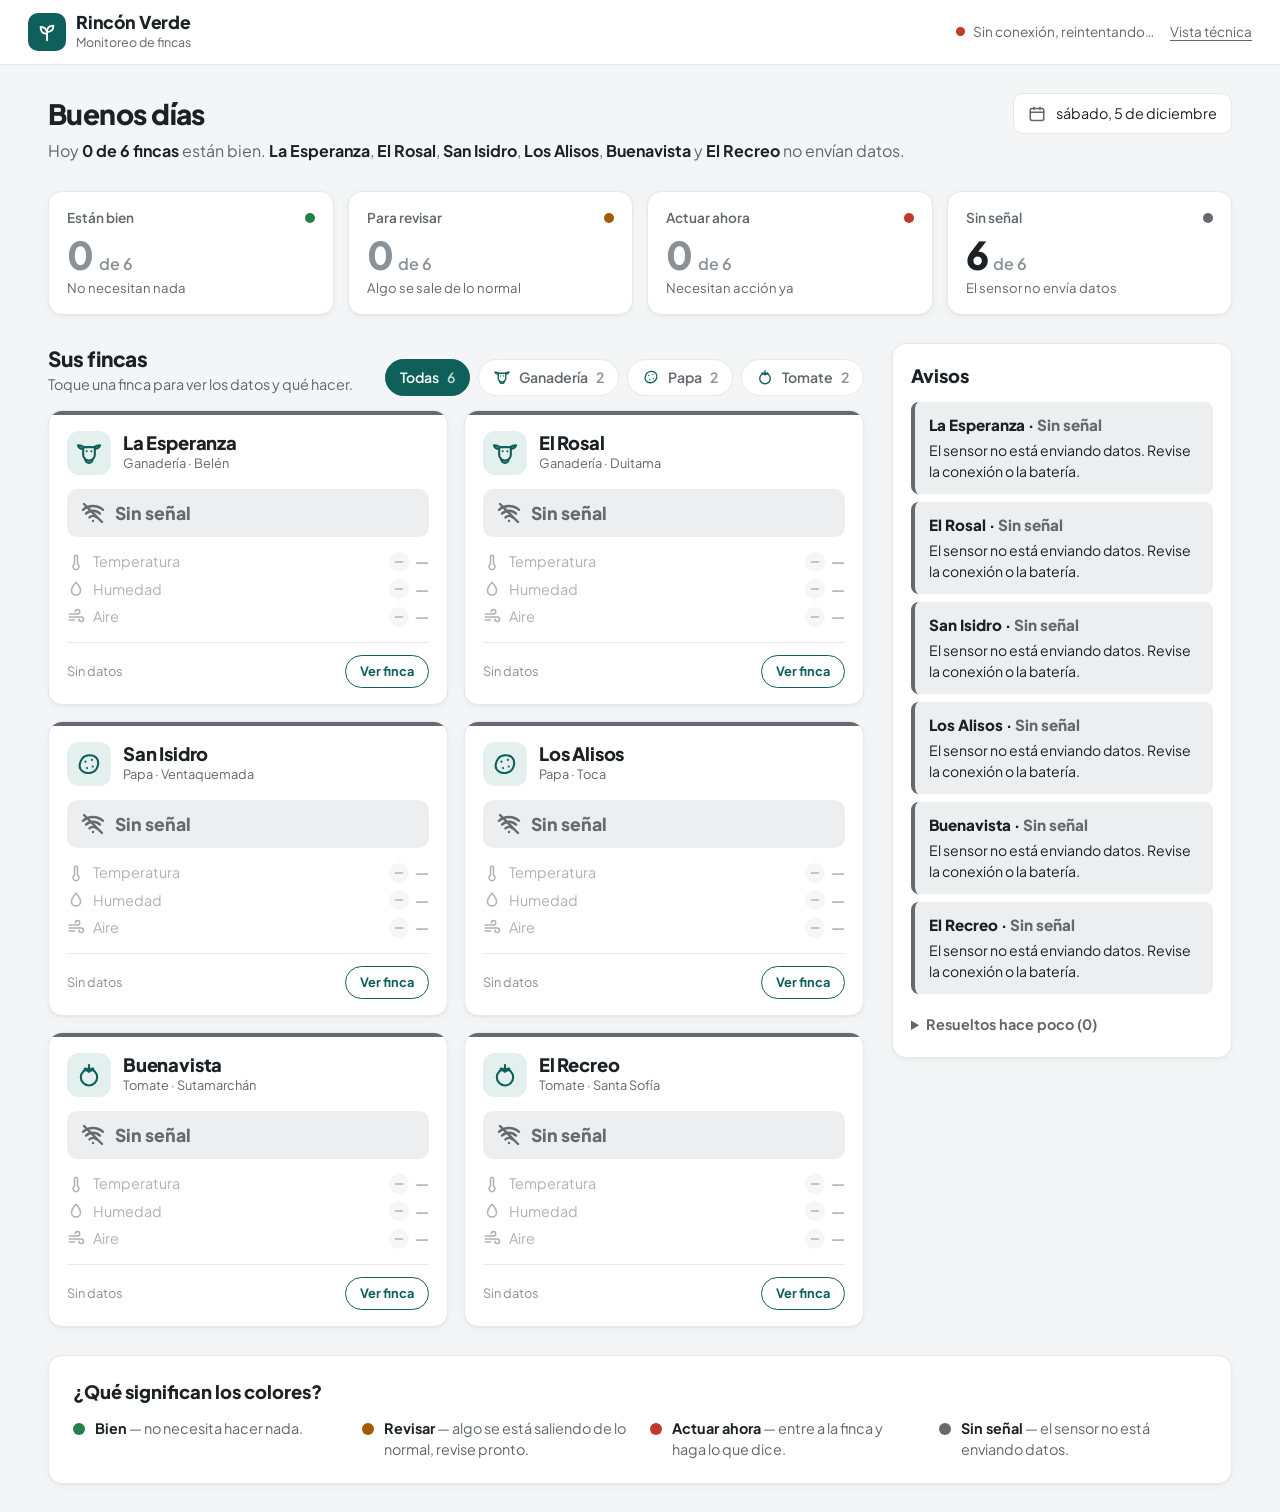
<file: monitoreo_agricola/frontend/index.html>
<!DOCTYPE html>
<html lang="es">

<head>
    <meta charset="UTF-8">
    <meta name="viewport" content="width=device-width, initial-scale=1.0">
    <meta name="description" content="Estado de las fincas de Rincón Verde: si cada finca está bien o necesita atención, y qué hacer.">
    <meta name="theme-color" content="#0f5f5a">
    <title>Rincón Verde — Mis fincas</title>
    <link rel="preconnect" href="https://fonts.googleapis.com">
    <link rel="preconnect" href="https://fonts.gstatic.com" crossorigin>
    <link href="https://fonts.googleapis.com/css2?family=Plus+Jakarta+Sans:wght@400;500;600;700;800&display=swap" rel="stylesheet">
    <link rel="stylesheet" href="css/granjero.css">
</head>

<body>
    <header class="barra-superior">
        <a class="marca" href="index.html">
            <span class="marca-icono">
                <svg viewBox="0 0 24 24" aria-hidden="true"><path d="M12 21v-9"/><path d="M12 14c-4.5 0-7-3-7-7.5 4.5 0 7 3 7 7.5z"/><path d="M12 12c0-4.5 2.5-7 7-7 0 4.5-2.5 7-7 7z"/></svg>
            </span>
            <span>
                <span class="marca-nombre">Rincón Verde</span>
                <span class="marca-sub">Monitoreo de fincas</span>
            </span>
        </a>
        <div class="barra-derecha">
            <p class="conexion" id="conexion" data-estado="conectando">
                <span class="conexion-punto" aria-hidden="true"></span>
                <span id="conexion-texto">Conectando…</span>
            </p>
            <a class="enlace-discreto" href="tecnico.html">Vista técnica</a>
        </div>
    </header>

    <main class="pagina">
        <section class="saludo">
            <div>
                <h1 id="saludo">Hola</h1>
                <p id="saludo-resumen" aria-live="polite">Cargando datos de las fincas…</p>
            </div>
            <span class="chip-fecha" id="fecha"></span>
        </section>

        <section class="conteos" id="conteos" aria-label="Fincas por estado"></section>

        <div class="columnas">
            <section aria-labelledby="titulo-fincas">
                <div class="cabecera-seccion">
                    <div>
                        <h2 id="titulo-fincas">Sus fincas</h2>
                        <p>Toque una finca para ver los datos y qué hacer.</p>
                    </div>
                    <div class="filtros" id="filtros" role="group" aria-label="Filtrar por tipo de finca"></div>
                </div>
                <div class="fincas" id="fincas"></div>
            </section>

            <aside class="avisos tarjeta" aria-labelledby="titulo-avisos">
                <h2 id="titulo-avisos">Avisos</h2>
                <ul class="lista-avisos" id="avisos-activos"></ul>
                <details class="bloque-resueltos">
                    <summary id="resumen-resueltos">Resueltos hace poco</summary>
                    <ul class="lista-avisos resueltos" id="avisos-resueltos"></ul>
                </details>
            </aside>
        </div>

        <section class="ayuda tarjeta" aria-labelledby="titulo-ayuda">
            <h2 id="titulo-ayuda">¿Qué significan los colores?</h2>
            <ul class="leyenda">
                <li data-nivel="bien"><span class="leyenda-color"></span><strong>Bien</strong> — no necesita hacer nada.</li>
                <li data-nivel="atencion"><span class="leyenda-color"></span><strong>Revisar</strong> — algo se está saliendo de lo normal, revise pronto.</li>
                <li data-nivel="actuar"><span class="leyenda-color"></span><strong>Actuar ahora</strong> — entre a la finca y haga lo que dice.</li>
                <li data-nivel="sin_senal"><span class="leyenda-color"></span><strong>Sin señal</strong> — el sensor no está enviando datos.</li>
            </ul>
        </section>
    </main>

    <script type="module" src="js/inicio.js"></script>
</body>

</html>
</file>
<file: monitoreo_agricola/frontend/css/granjero.css>
/* Vistas del granjero (inicio y página de cada finca)
   Tarjetas blancas, números grandes, píldoras redondeadas.
   Marca: verde azulado. Acento: naranja. Los colores de estado solo indican cómo está la finca. */

:root {
    --fondo: #f4f5f7;
    --superficie: #ffffff;
    --superficie-2: #f8f9fa;
    --borde: #e6e8ec;
    --borde-fuerte: #d5d9df;
    --texto: #1b2124;
    --texto-2: #5f676d;
    --texto-3: #8a9197;

    --marca: #0f5f5a;
    --marca-oscura: #0b4844;
    --marca-suave: #e3f0ee;
    --acento: #e5853a;
    --acento-suave: #fdf0e5;

    --bien: #23804a;
    --bien-suave: #e3f4e9;
    --atencion: #a35b00;
    --atencion-suave: #fdf1df;
    --actuar: #c0392b;
    --actuar-suave: #fce7e4;
    --sin_senal: #646a70;
    --sin_senal-suave: #eceef0;

    --radio: 14px;
    --radio-sm: 10px;
    --sombra: 0 1px 2px rgba(16, 24, 32, 0.04), 0 2px 8px rgba(16, 24, 32, 0.04);
}

*, *::before, *::after { box-sizing: border-box; }

body {
    margin: 0;
    font-family: 'Plus Jakarta Sans', system-ui, sans-serif;
    font-size: 16px;
    line-height: 1.5;
    color: var(--texto);
    background: var(--fondo);
    -webkit-font-smoothing: antialiased;
}

h1, h2, h3, p { margin: 0; }
ul, ol { margin: 0; padding: 0; list-style: none; }
a { color: inherit; }
button { font: inherit; }

.nota { color: var(--texto-2); font-size: 0.88rem; }
.oculto { display: none !important; }

/* Colores por nivel: cualquier elemento con data-nivel toma su color */
[data-nivel="bien"] { --c: var(--bien); --c-suave: var(--bien-suave); }
[data-nivel="atencion"] { --c: var(--atencion); --c-suave: var(--atencion-suave); }
[data-nivel="actuar"] { --c: var(--actuar); --c-suave: var(--actuar-suave); }
[data-nivel="sin_senal"],
[data-nivel="cargando"] { --c: var(--sin_senal); --c-suave: var(--sin_senal-suave); }

/* ---------- Píldoras y botones ---------- */
.pildora {
    display: inline-flex; align-items: center; gap: 6px;
    padding: 3px 10px;
    border-radius: 999px;
    background: var(--c-suave, var(--superficie-2));
    color: var(--c, var(--texto-2));
    font-size: 0.8rem;
    font-weight: 700;
    white-space: nowrap;
}
.pildora::before { content: ""; width: 7px; height: 7px; border-radius: 50%; background: currentColor; }

.etiqueta {
    display: inline-block;
    padding: 2px 8px;
    border: 1px solid var(--borde);
    border-radius: 6px;
    background: var(--superficie);
    color: var(--texto-2);
    font-size: 0.7rem;
    font-weight: 700;
    letter-spacing: 0.04em;
    text-transform: uppercase;
}

.boton {
    display: inline-flex; align-items: center; justify-content: center; gap: 6px;
    padding: 8px 16px;
    border-radius: 999px;
    border: 1.5px solid var(--marca);
    background: var(--superficie);
    color: var(--marca);
    font-size: 0.85rem;
    font-weight: 700;
    text-decoration: none;
    cursor: pointer;
    white-space: nowrap;
    transition: background 0.15s, color 0.15s;
}
.boton:hover { background: var(--marca-suave); }
.boton.lleno { background: var(--marca); color: #fff; }
.boton.lleno:hover { background: var(--marca-oscura); }
.boton.acento { border-color: var(--acento); color: var(--acento); }
.boton.acento:hover { background: var(--acento-suave); }
.boton.acento.lleno { background: var(--acento); color: #fff; }
.boton.acento.lleno:hover { background: #cf7330; }
.boton:focus-visible, .chip-filtro:focus-visible, .grupo-pildoras button:focus-visible { outline: 3px solid var(--acento); outline-offset: 2px; }

.tarjeta {
    background: var(--superficie);
    border: 1px solid var(--borde);
    border-radius: var(--radio);
    box-shadow: var(--sombra);
}

/* ---------- Barra superior ---------- */
.barra-superior {
    display: flex; align-items: center; justify-content: space-between; gap: 12px 20px;
    flex-wrap: wrap;
    padding: 12px 28px;
    background: var(--superficie);
    border-bottom: 1px solid var(--borde);
}
.marca { display: flex; align-items: center; gap: 10px; text-decoration: none; }
.marca-icono { display: grid; place-items: center; width: 38px; height: 38px; border-radius: 10px; background: var(--marca); }
.marca-icono svg { width: 22px; height: 22px; fill: none; stroke: #fff; stroke-width: 2; stroke-linecap: round; stroke-linejoin: round; }
.marca-nombre { display: block; font-size: 1.1rem; font-weight: 800; letter-spacing: -0.01em; line-height: 1.2; }
.marca-sub { display: block; font-size: 0.78rem; color: var(--texto-2); }

.barra-derecha { display: flex; align-items: center; gap: 16px; flex-wrap: wrap; }
.conexion { display: flex; align-items: center; gap: 8px; font-size: 0.85rem; color: var(--texto-2); }
.conexion-punto { width: 9px; height: 9px; border-radius: 50%; background: var(--texto-3); }
.conexion[data-estado="en_vivo"] .conexion-punto { background: var(--bien); box-shadow: 0 0 0 3px var(--bien-suave); }
.conexion[data-estado="reconectando"] .conexion-punto { background: var(--actuar); }
.enlace-discreto { font-size: 0.85rem; color: var(--texto-2); text-underline-offset: 3px; }

/* ---------- Página ---------- */
.pagina { max-width: 1240px; margin: 0 auto; padding: 28px; display: flex; flex-direction: column; gap: 28px; }

.cabecera-seccion { display: flex; align-items: flex-end; justify-content: space-between; gap: 10px 16px; flex-wrap: wrap; margin-bottom: 14px; }
.cabecera-seccion h2 { font-size: 1.3rem; font-weight: 800; letter-spacing: -0.01em; }
.cabecera-seccion p { color: var(--texto-2); font-size: 0.9rem; }

/* ---------- Saludo ---------- */
.saludo { display: flex; justify-content: space-between; align-items: flex-start; gap: 16px; flex-wrap: wrap; }
.saludo h1 { font-size: 1.75rem; font-weight: 800; letter-spacing: -0.02em; }
.saludo p { margin-top: 4px; color: var(--texto-2); font-size: 1rem; }
.saludo p strong { color: var(--c, var(--texto)); }
.chip-fecha {
    display: inline-flex; align-items: center; gap: 10px;
    padding: 9px 14px;
    background: var(--superficie);
    border: 1px solid var(--borde);
    border-radius: var(--radio-sm);
    font-size: 0.9rem;
}
.chip-fecha svg { width: 18px; height: 18px; fill: none; stroke: var(--texto-2); stroke-width: 2; stroke-linecap: round; stroke-linejoin: round; }

/* ---------- Conteos (inicio) ---------- */
.conteos { display: grid; grid-template-columns: repeat(4, minmax(0, 1fr)); gap: 14px; }
.conteo { padding: 16px 18px; }
.conteo-cabecera { display: flex; align-items: center; justify-content: space-between; gap: 8px; color: var(--texto-2); font-size: 0.85rem; font-weight: 600; }
.conteo-cabecera::after { content: ""; width: 10px; height: 10px; border-radius: 50%; background: var(--c); }
.conteo-numero { margin-top: 6px; font-size: 2.4rem; font-weight: 800; line-height: 1.1; letter-spacing: -0.03em; }
.conteo-numero small { font-size: 1rem; font-weight: 600; color: var(--texto-3); letter-spacing: 0; }
.conteo-texto { margin-top: 2px; font-size: 0.82rem; color: var(--texto-2); }
.conteo[data-activo="no"] .conteo-numero { color: var(--texto-3); }

/* ---------- Filtro por tipo ---------- */
.filtros { display: flex; gap: 8px; flex-wrap: wrap; }
.chip-filtro {
    display: inline-flex; align-items: center; gap: 8px;
    padding: 7px 14px;
    border: 1px solid var(--borde);
    border-radius: 999px;
    background: var(--superficie);
    color: var(--texto-2);
    font-size: 0.88rem;
    font-weight: 600;
    cursor: pointer;
}
.chip-filtro svg { width: 18px; height: 18px; }
.chip-filtro span { color: var(--texto-3); }
.chip-filtro[aria-pressed="true"] { background: var(--marca); border-color: var(--marca); color: #fff; --trazo: #fff; }
.chip-filtro[aria-pressed="true"] span { color: rgba(255, 255, 255, 0.75); }

/* ---------- Íconos de tipo de finca ---------- */
.icono-tipo { fill: none; stroke: var(--trazo, var(--marca)); stroke-width: 1.8; stroke-linecap: round; stroke-linejoin: round; }
.icono-caja { display: grid; place-items: center; flex-shrink: 0; width: 44px; height: 44px; border-radius: 12px; background: var(--marca-suave); }
.icono-caja svg { width: 28px; height: 28px; }

/* ---------- Columnas inicio ---------- */
.columnas { display: grid; grid-template-columns: minmax(0, 1fr) 340px; gap: 28px; align-items: start; }

/* ---------- Tarjetas de finca (inicio) ---------- */
.fincas { display: grid; grid-template-columns: repeat(auto-fill, minmax(280px, 1fr)); gap: 16px; }

.tarjeta-finca { position: relative; display: flex; flex-direction: column; gap: 14px; padding: 20px 18px 16px; overflow: hidden; }
.tarjeta-finca::before { content: ""; position: absolute; inset: 0 0 auto 0; height: 4px; background: var(--c); }
.tarjeta-finca-titulo { display: flex; align-items: center; gap: 12px; }
.tarjeta-finca h3 { font-size: 1.15rem; font-weight: 800; letter-spacing: -0.01em; line-height: 1.2; }
.tarjeta-finca h3 a { text-decoration: none; }
.tarjeta-finca h3 a::after { content: ""; position: absolute; inset: 0; } /* toda la tarjeta abre la finca */
.tarjeta-finca .detalle { font-size: 0.8rem; color: var(--texto-2); }

.mensaje-estado {
    display: flex; align-items: center; gap: 10px;
    padding: 12px 14px;
    border-radius: var(--radio-sm);
    background: var(--c-suave);
    color: var(--c);
    font-size: 1.1rem;
    font-weight: 800;
    line-height: 1.25;
}
.mensaje-estado svg { width: 24px; height: 24px; flex-shrink: 0; fill: none; stroke: currentColor; stroke-width: 2.4; stroke-linecap: round; stroke-linejoin: round; }

.indicadores { display: flex; flex-direction: column; gap: 6px; }
.indicador { display: flex; align-items: center; justify-content: space-between; gap: 8px; font-size: 0.9rem; }
.indicador-nombre { display: flex; align-items: center; gap: 8px; color: var(--texto-2); }
.indicador-nombre svg { width: 18px; height: 18px; fill: none; stroke: currentColor; stroke-width: 2; stroke-linecap: round; stroke-linejoin: round; }
.indicador-estado { display: flex; align-items: center; gap: 6px; font-weight: 700; color: var(--c); }
.marca-estado { display: grid; place-items: center; width: 20px; height: 20px; border-radius: 50%; background: var(--c-suave); }
.marca-estado svg { width: 12px; height: 12px; fill: none; stroke: var(--c); stroke-width: 3; stroke-linecap: round; stroke-linejoin: round; }

.tarjeta-finca-pie {
    display: flex; align-items: center; justify-content: space-between; gap: 8px;
    margin-top: auto; padding-top: 12px;
    border-top: 1px solid var(--borde);
    font-size: 0.8rem; color: var(--texto-3);
}
.tarjeta-finca-pie .boton { position: relative; z-index: 1; padding: 6px 14px; font-size: 0.8rem; }
.tarjeta-finca:hover { border-color: var(--borde-fuerte); box-shadow: 0 4px 16px rgba(16, 24, 32, 0.08); }
.tarjeta-finca:focus-within { outline: 3px solid var(--acento); outline-offset: 2px; }
.tarjeta-finca[data-nivel="sin_senal"] .indicadores { opacity: 0.5; }

/* ---------- Panel de avisos ---------- */
.avisos { position: sticky; top: 16px; padding: 18px; }
.avisos h2 { font-size: 1.15rem; font-weight: 800; margin-bottom: 12px; }
.lista-avisos { display: flex; flex-direction: column; gap: 8px; }
.aviso { padding: 12px 12px 12px 14px; border-left: 4px solid var(--c); background: var(--c-suave); border-radius: 8px; }
.aviso-titulo { font-weight: 800; font-size: 0.95rem; }
.aviso-titulo a { text-decoration: none; }
.aviso-titulo a:hover { text-decoration: underline; }
.aviso-titulo span { color: var(--c); }
.aviso p { font-size: 0.88rem; margin-top: 3px; }
.aviso small { display: block; margin-top: 4px; color: var(--texto-2); font-size: 0.78rem; }
.aviso-acciones { display: flex; align-items: center; gap: 8px; margin-top: 8px; flex-wrap: wrap; }
.aviso-acciones .boton { padding: 5px 12px; font-size: 0.78rem; }
.aviso.hecho { --c: var(--borde-fuerte); --c-suave: var(--superficie-2); }
.aviso.hecho .aviso-titulo span { color: var(--texto-2); }
.marca-hecho { display: inline-flex; align-items: center; gap: 5px; font-size: 0.8rem; font-weight: 700; color: var(--bien); }
.marca-hecho svg { width: 14px; height: 14px; fill: none; stroke: currentColor; stroke-width: 3; stroke-linecap: round; stroke-linejoin: round; }
.tarea.principal .marca-hecho { color: #fff; }
.bloque-resueltos { margin-top: 16px; }
.bloque-resueltos summary { cursor: pointer; font-weight: 700; font-size: 0.9rem; color: var(--texto-2); padding: 4px 0; }
.bloque-resueltos[open] summary { margin-bottom: 8px; }
.resueltos .aviso { --c: var(--borde-fuerte); --c-suave: var(--superficie-2); color: var(--texto-2); }
.resueltos .aviso-titulo span { color: var(--texto-2); }
.vacio { color: var(--texto-2); font-size: 0.9rem; padding: 4px 0; }

/* ---------- Ayuda ---------- */
.ayuda { padding: 22px 24px; }
.ayuda h2 { font-size: 1.15rem; font-weight: 800; }
.leyenda { display: grid; grid-template-columns: repeat(auto-fit, minmax(230px, 1fr)); gap: 8px 20px; margin-top: 12px; }
.leyenda li { position: relative; padding-left: 22px; font-size: 0.9rem; color: var(--texto-2); }
.leyenda li strong { color: var(--texto); }
.leyenda-color { position: absolute; left: 0; top: 5px; width: 12px; height: 12px; border-radius: 50%; background: var(--c); }

/* ================= Página de una finca ================= */
.volver { display: inline-flex; align-items: center; gap: 6px; font-size: 0.9rem; font-weight: 600; color: var(--texto-2); text-decoration: none; }
.volver:hover { color: var(--marca); }

.cabecera-finca { display: flex; align-items: center; justify-content: space-between; gap: 16px; flex-wrap: wrap; padding: 20px 22px; border-top: 5px solid var(--c); }
.cabecera-finca-titulo { display: flex; align-items: center; gap: 16px; }
.cabecera-finca .icono-caja { width: 60px; height: 60px; border-radius: 16px; }
.cabecera-finca .icono-caja svg { width: 38px; height: 38px; }
.cabecera-finca h1 { font-size: 1.7rem; font-weight: 800; letter-spacing: -0.02em; line-height: 1.15; }
.cabecera-finca p { color: var(--texto-2); font-size: 0.92rem; margin-top: 2px; }
.cabecera-finca-estado { display: flex; flex-direction: column; align-items: flex-end; gap: 6px; }
.cabecera-finca-estado .pildora { font-size: 0.95rem; padding: 6px 14px; }
.cabecera-finca-estado small { font-size: 0.8rem; color: var(--texto-3); }

/* Qué hacer ahora: la primera tarjeta va rellena, las demás con borde */
.tareas { display: grid; grid-template-columns: repeat(auto-fill, minmax(260px, 1fr)); gap: 14px; }
.tarea { display: flex; flex-direction: column; gap: 10px; padding: 18px; min-height: 170px; }
.tarea-cabecera { display: flex; justify-content: space-between; align-items: center; gap: 8px; }
.tarea h3 { font-size: 1.05rem; font-weight: 800; line-height: 1.35; }
.tarea-pie { display: flex; align-items: center; justify-content: space-between; gap: 8px; margin-top: auto; flex-wrap: wrap; }
.tarea-pie small { color: var(--texto-2); font-size: 0.8rem; }
.tarea.principal { background: var(--marca); border-color: var(--marca); color: #fff; box-shadow: 0 8px 22px rgba(15, 95, 90, 0.25); }
.tarea.principal .etiqueta { background: rgba(255, 255, 255, 0.14); border-color: transparent; color: #fff; }
.tarea.principal .pildora { background: #fff; }
.tarea.principal small { color: rgba(255, 255, 255, 0.8); }
.tarea.hecha { opacity: 0.7; }
.tarea.tranquila { grid-column: 1 / -1; flex-direction: row; align-items: center; min-height: 0; background: var(--bien-suave); border-color: transparent; }
.tarea.tranquila svg { width: 34px; height: 34px; flex-shrink: 0; fill: none; stroke: var(--bien); stroke-width: 2.2; stroke-linecap: round; stroke-linejoin: round; }
.tarea.tranquila h3 { color: var(--bien); }
.tarea.tranquila p { color: var(--texto-2); font-size: 0.9rem; }

/* Indicadores por variable con minigráfica */
.indicadores-finca { display: grid; grid-template-columns: repeat(3, minmax(0, 1fr)); gap: 14px; }
.kpi { display: flex; flex-direction: column; gap: 8px; padding: 16px 18px; }
.kpi-cabecera { display: flex; align-items: center; justify-content: space-between; gap: 8px; font-size: 0.88rem; font-weight: 600; color: var(--texto-2); }
.kpi-cabecera span { display: flex; align-items: center; gap: 6px; }
.kpi-cabecera svg { width: 18px; height: 18px; fill: none; stroke: currentColor; stroke-width: 2; stroke-linecap: round; stroke-linejoin: round; }
.kpi-cabecera button { border: none; background: none; padding: 0; color: var(--marca); font-size: 0.8rem; font-weight: 700; cursor: pointer; }
.kpi-cabecera button:hover { text-decoration: underline; }
.kpi-cuerpo { display: flex; align-items: flex-end; justify-content: space-between; gap: 10px; }
.kpi-valor { font-size: 2.3rem; font-weight: 800; letter-spacing: -0.03em; line-height: 1.05; font-variant-numeric: tabular-nums; white-space: nowrap; }
.kpi-valor small { font-size: 1rem; font-weight: 600; color: var(--texto-3); margin-left: 3px; letter-spacing: 0; }
.kpi-minigrafica { width: 120px; height: 52px; flex-shrink: 1; min-width: 70px; overflow: visible; }
.kpi-minigrafica .franja { fill: var(--bien-suave); }
.kpi-minigrafica .area { fill: var(--c); opacity: 0.12; }
.kpi-minigrafica .linea { fill: none; stroke: var(--c); stroke-width: 2.2; stroke-linejoin: round; stroke-linecap: round; }
.kpi-minigrafica .punto { fill: var(--c); stroke: #fff; stroke-width: 2; }
.kpi-pie { display: flex; align-items: center; justify-content: space-between; gap: 8px; flex-wrap: wrap; }
.cambio { display: inline-flex; align-items: center; gap: 4px; padding: 2px 8px; border-radius: 6px; font-size: 0.78rem; font-weight: 700; }
.cambio[data-sentido="mejor"] { background: var(--bien-suave); color: var(--bien); }
.cambio[data-sentido="peor"] { background: var(--actuar-suave); color: var(--actuar); }
.cambio[data-sentido="igual"] { background: var(--superficie-2); color: var(--texto-2); }
.kpi-ideal { font-size: 0.78rem; color: var(--texto-3); }

/* Tendencia */
.tendencia { padding: 18px 20px; }
.tendencia .cabecera-seccion { margin-bottom: 0; }
.grupo-pildoras { display: inline-flex; flex-wrap: wrap; padding: 3px; gap: 2px; background: var(--superficie-2); border: 1px solid var(--borde); border-radius: 999px; }
.grupo-pildoras button { padding: 6px 14px; border: none; border-radius: 999px; background: none; color: var(--texto-2); font-size: 0.85rem; font-weight: 700; cursor: pointer; }
.grupo-pildoras button[aria-pressed="true"] { background: var(--superficie); color: var(--marca); box-shadow: var(--sombra); }
.lienzo-tendencia { position: relative; height: 280px; margin-top: 14px; }
.resumen-tendencia { margin-top: 10px; font-size: 0.9rem; color: var(--texto-2); }

/* Tablas */
.dos-columnas { display: grid; grid-template-columns: minmax(0, 1.5fr) minmax(0, 1fr); gap: 16px; align-items: start; }
.bloque { padding: 18px 20px; }
.bloque h2 { font-size: 1.1rem; font-weight: 800; }
.bloque > .nota { margin-top: 2px; }
.tabla-envoltura { overflow-x: auto; margin-top: 12px; }
.tabla { width: 100%; border-collapse: collapse; font-size: 0.9rem; }
.tabla th {
    padding: 10px 12px; text-align: left; white-space: nowrap;
    background: var(--superficie-2);
    color: var(--texto-2); font-size: 0.78rem; font-weight: 700;
    border-bottom: 1px solid var(--borde);
}
.tabla th:first-child { border-radius: 8px 0 0 8px; }
.tabla th:last-child { border-radius: 0 8px 8px 0; }
.tabla td { padding: 12px; border-bottom: 1px solid var(--borde); white-space: nowrap; }
.tabla tr:last-child td { border-bottom: none; }
.tabla .num { font-variant-numeric: tabular-nums; }
.tabla td.valor[data-nivel] { color: var(--c); font-weight: 700; }
.tabla td.valor[data-nivel="bien"] { color: inherit; font-weight: 400; }
.progreso { display: flex; flex-direction: column; gap: 4px; min-width: 120px; }
.progreso-barra { height: 6px; border-radius: 3px; background: var(--superficie-2); border: 1px solid var(--borde); overflow: hidden; }
.progreso-barra span { display: block; height: 100%; background: var(--marca); border-radius: 3px; }
.progreso[data-nivel="atencion"] .progreso-barra span { background: var(--acento); }
.progreso[data-nivel="actuar"] .progreso-barra span { background: var(--actuar); }
.progreso-texto { display: flex; justify-content: space-between; gap: 8px; font-size: 0.78rem; color: var(--texto-2); }

/* Línea de tiempo */
.linea-tiempo { margin-top: 14px; display: flex; flex-direction: column; max-height: 430px; overflow-y: auto; }
.evento { display: grid; grid-template-columns: 82px 1fr; gap: 8px; padding-bottom: 14px; }
.evento-hora { font-size: 0.8rem; color: var(--texto-2); font-variant-numeric: tabular-nums; padding-top: 1px; }
.evento-cuerpo { position: relative; padding-left: 20px; font-size: 0.88rem; }
.evento-cuerpo::before { content: ""; position: absolute; left: 0; top: 5px; width: 10px; height: 10px; border-radius: 50%; background: var(--c); box-shadow: 0 0 0 3px var(--c-suave); }
.evento-cuerpo::after { content: ""; position: absolute; left: 4px; top: 19px; bottom: -13px; width: 2px; background: var(--borde); }
.evento:last-child .evento-cuerpo::after { display: none; }
.evento-cuerpo strong { color: var(--c); }
.evento[data-tipo="hecho"] .evento-cuerpo { --c: var(--marca); --c-suave: var(--marca-suave); }

.ayuda-finca { display: grid; grid-template-columns: repeat(auto-fit, minmax(240px, 1fr)); gap: 16px; margin-top: 12px; }
.ayuda-finca h3 { display: flex; align-items: center; gap: 6px; font-size: 0.95rem; font-weight: 800; margin-bottom: 4px; }
.ayuda-finca h3 svg { width: 18px; height: 18px; fill: none; stroke: var(--marca); stroke-width: 2; stroke-linecap: round; stroke-linejoin: round; }
.ayuda-finca p { font-size: 0.88rem; color: var(--texto-2); }

/* ---------- Pantallas medianas y pequeñas ---------- */
@media (max-width: 1000px) {
    .columnas, .dos-columnas { grid-template-columns: 1fr; }
    .avisos { position: static; }
    .indicadores-finca { grid-template-columns: 1fr; }
}

@media (max-width: 720px) {
    .conteos { grid-template-columns: repeat(2, minmax(0, 1fr)); }
}

@media (max-width: 560px) {
    .barra-superior { padding: 10px 16px; }
    .pagina { padding: 16px; gap: 22px; }
    .saludo h1 { font-size: 1.4rem; }
    .fincas, .tareas { grid-template-columns: 1fr; }
    .conteo-numero { font-size: 2rem; }
    .cabecera-finca-estado { align-items: flex-start; }
    .kpi-valor { font-size: 2rem; }
    .lienzo-tendencia { height: 230px; }
}
</file>
